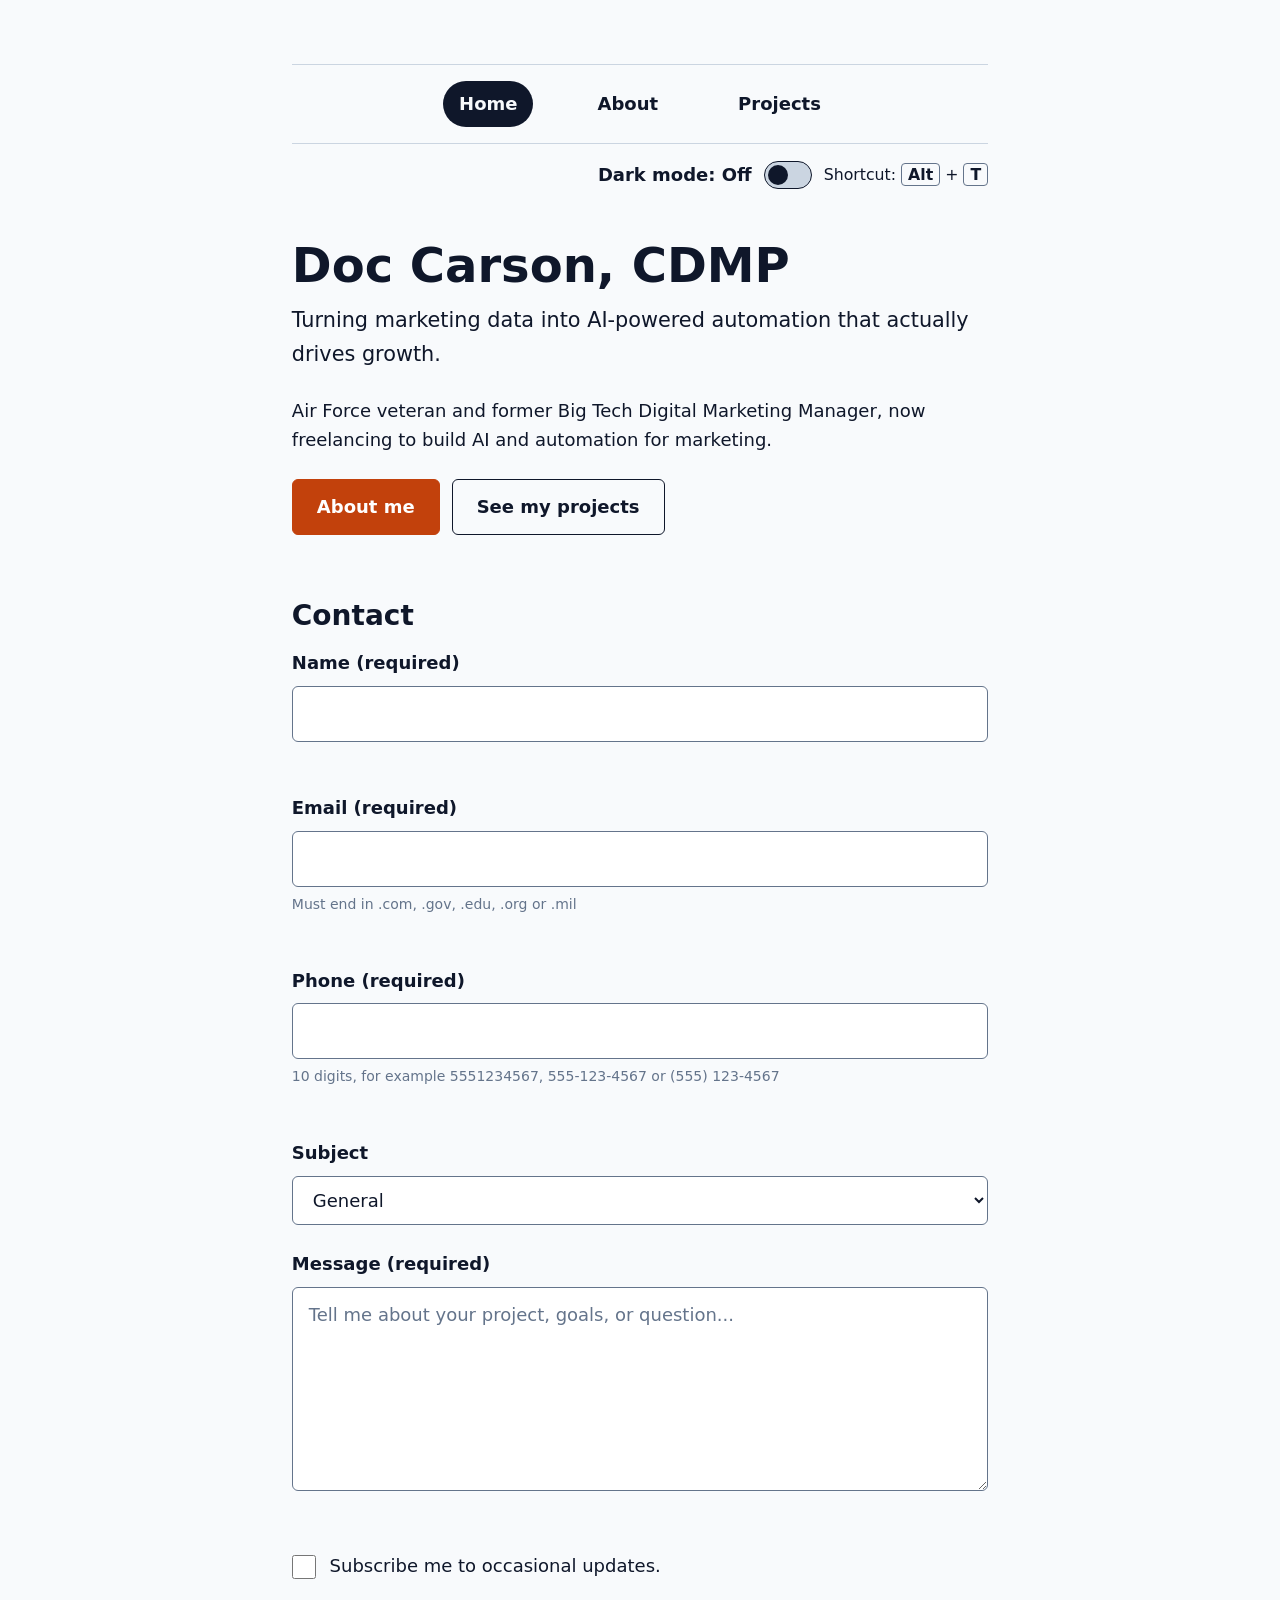
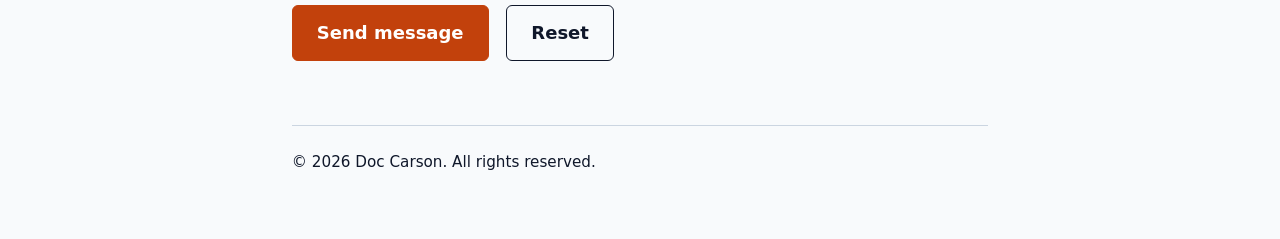
<file: pro_profile/index.html>
<!DOCTYPE html>
<html lang="en">
<head>
  <meta charset="UTF-8">
  <meta name="viewport" content="width=device-width, initial-scale=1.0">
  <title>Doc Carson, CDMP | Freelance AI Entrepreneur</title>
  <link rel="stylesheet" href="styles.css">
</head>
<body>
  <a class="skip-link" href="#main">Skip to main content</a>

  <header>
    <!-- Same nav on every page; aria-current="page" marks (and highlights) this page's link -->
    <nav aria-label="Main">
      <input type="checkbox" id="menu-toggle" class="menu-toggle">
      <label for="menu-toggle" class="menu-button">
        <svg class="menu-icon" viewBox="0 0 24 16" width="24" height="16" aria-hidden="true" focusable="false">
          <line x1="0" y1="1" x2="24" y2="1"/>
          <line x1="0" y1="8" x2="24" y2="8"/>
          <line x1="0" y1="15" x2="24" y2="15"/>
        </svg>
        Menu
      </label>
      <ul>
        <li><a href="index.html" aria-current="page">Home</a></li>
        <li><a href="about.html">About</a></li>
        <li><a href="projects.html">Projects</a></li>
      </ul>
    </nav>

    <p class="theme-switch">
      <label for="theme-toggle">Dark mode:</label>
      <input type="checkbox" id="theme-toggle" class="theme-toggle" role="switch" aria-keyshortcuts="Alt+T" aria-describedby="theme-shortcut">
      <small id="theme-shortcut">Shortcut: <kbd>Alt</kbd> + <kbd>T</kbd></small>
      <!-- Loaded here, right after the switch, so dark mode applies before the page shows -->
      <script src="scripts.js"></script>
    </p>
  </header>

  <main id="main">
    <section class="hero" aria-labelledby="page-title">
      <h1 id="page-title">Doc Carson, CDMP</h1>
      <p class="tagline">Turning marketing data into AI-powered automation that actually drives growth.</p>
      <p>Air Force veteran and former Big Tech Digital Marketing Manager, now freelancing to build AI and automation for marketing.</p>
      <p class="hero-links">
        <a class="button-link" href="about.html">About me</a>
        <a class="button-link button-link--secondary" href="projects.html">See my projects</a>
      </p>
    </section>

    <section id="contact">
      <h2>Contact</h2>
      <!-- novalidate: scripts.js checks each field as you go and shows its own
           messages; the required/type/pattern attributes stay as the rules it reads -->
      <form class="contact-form" id="contact-form" action="#" method="post" novalidate>
        <p class="field">
          <label for="name">Name (required)</label>
          <input type="text" id="name" name="name" autocomplete="name" minlength="2" maxlength="80" pattern="[\p{L}\p{M}' .\-]+" required aria-describedby="name-error">
          <small class="field-error" id="name-error"></small>
        </p>
        <p class="field">
          <label for="email">Email (required)</label>
          <input type="email" id="email" name="email" autocomplete="email" maxlength="120" required aria-describedby="email-hint email-error">
          <small class="field-hint" id="email-hint">Must end in .com, .gov, .edu, .org or .mil</small>
          <small class="field-error" id="email-error"></small>
        </p>
        <p class="field">
          <label for="phone">Phone (required)</label>
          <input type="tel" id="phone" name="phone" autocomplete="tel" inputmode="tel" maxlength="16" pattern="(\(\d{3}\)|\d{3})[\-\s]?\d{3}[\-\s]?\d{4}" required aria-describedby="phone-hint phone-error">
          <small class="field-hint" id="phone-hint">10 digits, for example 5551234567, 555-123-4567 or (555) 123-4567</small>
          <small class="field-error" id="phone-error"></small>
        </p>
        <p class="field">
          <label for="subject">Subject</label>
          <select id="subject" name="subject">
            <option value="general">General</option>
            <option value="project-inquiry">Project inquiry</option>
            <option value="other">Other</option>
          </select>
        </p>
        <p class="field">
          <label for="message">Message (required)</label>
          <textarea id="message" name="message" rows="6" placeholder="Tell me about your project, goals, or question..." required aria-describedby="message-error"></textarea>
          <small class="field-error" id="message-error"></small>
        </p>
        <p>
          <input type="checkbox" id="subscribe" name="subscribe" value="yes">
          <label for="subscribe">Subscribe me to occasional updates.</label>
        </p>
        <p hidden>
          <label for="website">Leave this field empty</label>
          <input type="text" id="website" name="website" tabindex="-1" autocomplete="off">
        </p>
        <p>
          <button type="submit">Send message</button>
          <button type="reset">Reset</button>
        </p>
        <p class="form-status" id="contact-status" role="status"></p>
      </form>
    </section>
  </main>

  <footer>
    <p>&copy; 2026 Doc Carson. All rights reserved.</p>
  </footer>
</body>
</html>
</file>
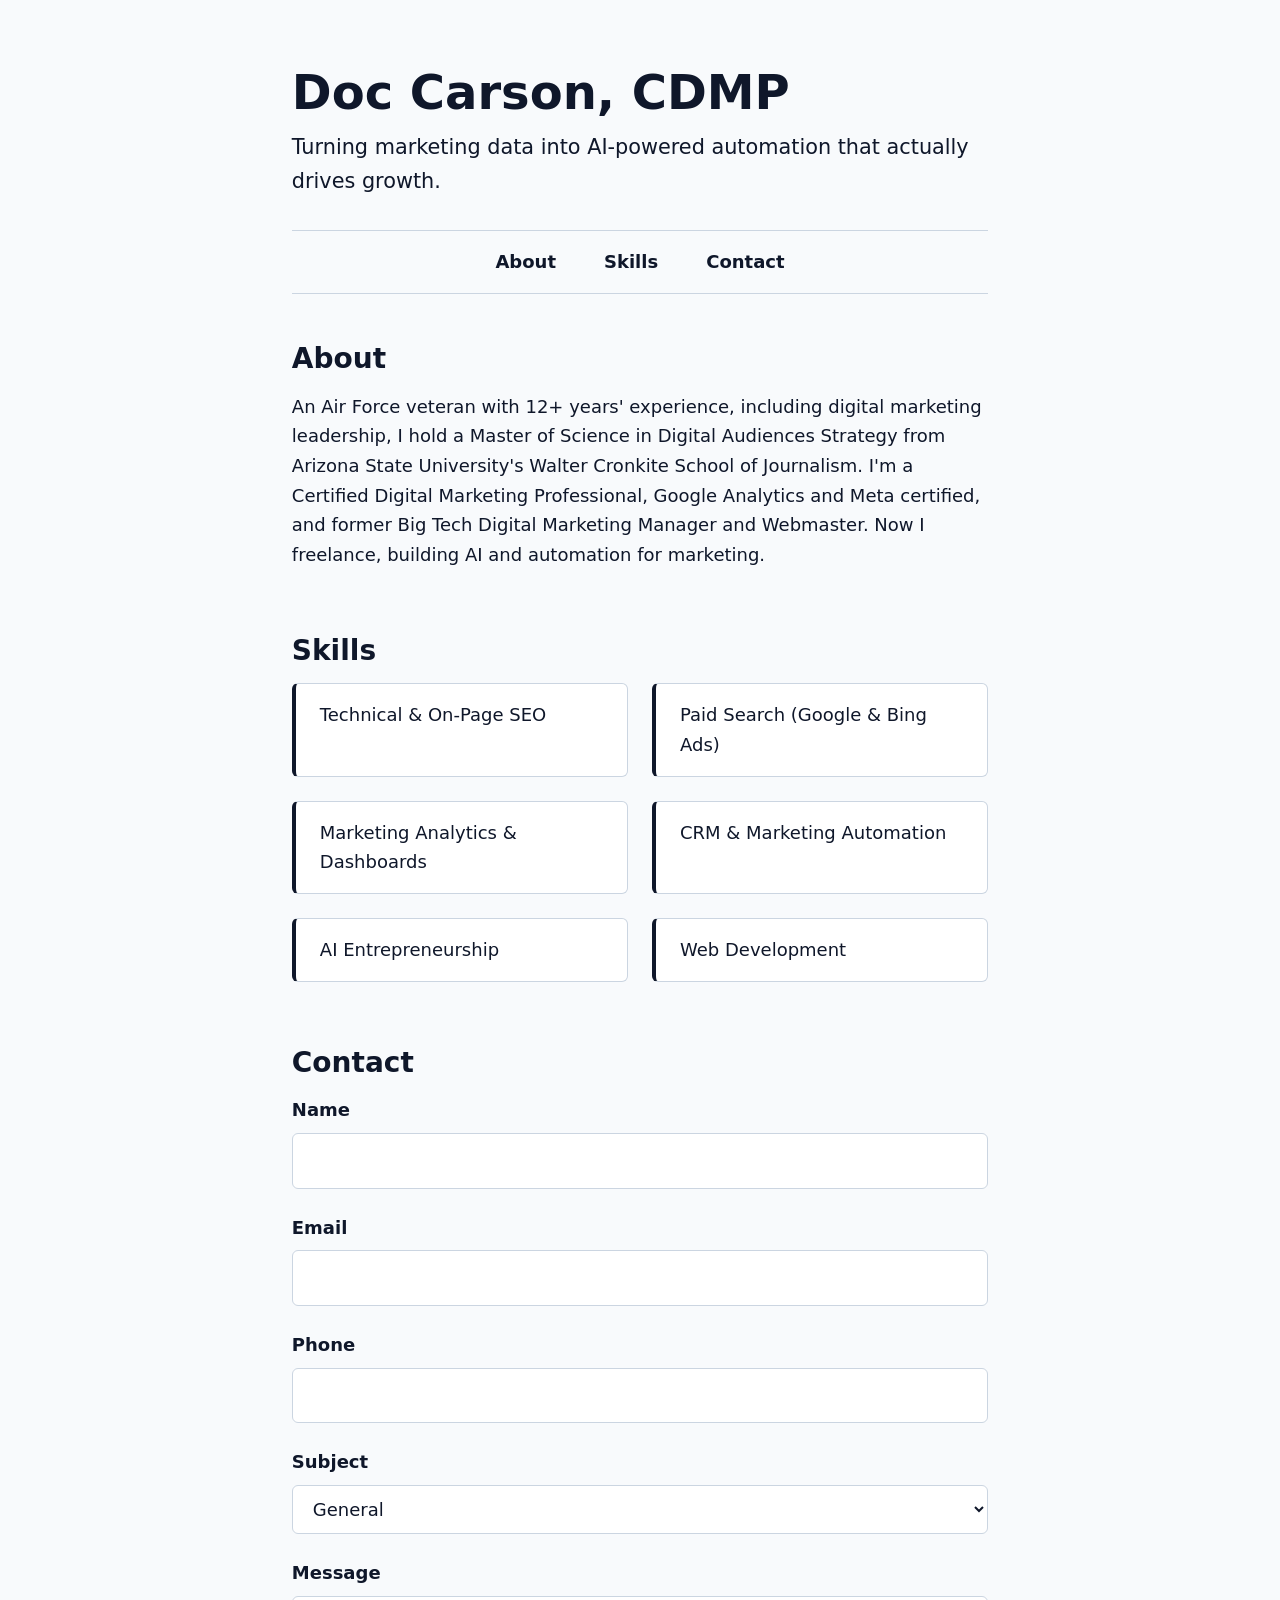
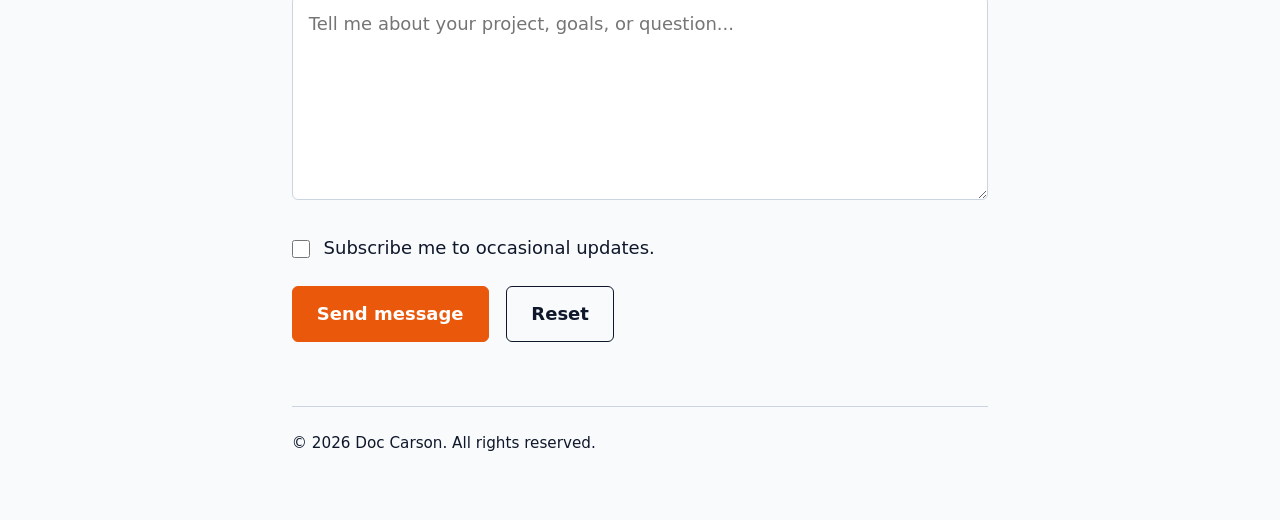
<file: week_4_day_1_afternoon/index.html>
<!DOCTYPE html>
<html lang="en">
<head>
  <meta charset="UTF-8">
  <meta name="viewport" content="width=device-width, initial-scale=1.0">
  <title>Doc Carson, CDMP | Freelance AI Entrepreneur</title>
  <link rel="stylesheet" href="styles.css">
</head>
<body>
  <header>
    <h1>Doc Carson, CDMP</h1>
    <p>Turning marketing data into AI-powered automation that actually drives growth.</p>
  </header>

  <nav>
    <input type="checkbox" id="menu-toggle" class="menu-toggle">
    <label for="menu-toggle" class="menu-button">
      <span class="menu-icon" aria-hidden="true">
        <span></span>
        <span></span>
        <span></span>
      </span>
      Menu
    </label>
    <ul>
      <li><a href="#about">About</a></li>
      <li><a href="#skills">Skills</a></li>
      <li><a href="#contact">Contact</a></li>
    </ul>
  </nav>

  <main>
    <section id="about">
      <h2>About</h2>
      <p>An Air Force veteran with 12+ years' experience, including digital marketing leadership, I hold a Master of Science in Digital Audiences Strategy from Arizona State University's Walter Cronkite School of Journalism. I'm a Certified Digital Marketing Professional, Google Analytics and Meta certified, and former Big Tech Digital Marketing Manager and Webmaster. Now I freelance, building AI and automation for marketing.</p>
    </section>

    <section id="skills">
      <h2>Skills</h2>
      <ul>
        <li>Technical &amp; On-Page SEO</li>
        <li>Paid Search (Google &amp; Bing Ads)</li>
        <li>Marketing Analytics &amp; Dashboards</li>
        <li>CRM &amp; Marketing Automation</li>
        <li>AI Entrepreneurship</li>
        <li>Web Development</li>
      </ul>
    </section>

    <section id="contact">
      <h2>Contact</h2>
      <form action="#" method="post">
        <p>
          <label for="name">Name</label>
          <input type="text" id="name" name="name" autocomplete="name" pattern="[A-Za-z ]+" title="Letters and spaces only" required>
        </p>
        <p>
          <label for="email">Email</label>
          <input type="email" id="email" name="email" autocomplete="email" required>
        </p>
        <p>
          <label for="phone">Phone</label>
          <input type="tel" id="phone" name="phone" autocomplete="tel" required>
        </p>
        <p>
          <label for="subject">Subject</label>
          <select id="subject" name="subject">
            <option value="general">General</option>
            <option value="project-inquiry">Project inquiry</option>
            <option value="other">Other</option>
          </select>
        </p>
        <p>
          <label for="message">Message</label>
          <textarea id="message" name="message" rows="6" placeholder="Tell me about your project, goals, or question..." required></textarea>
        </p>
        <p>
          <input type="checkbox" id="subscribe" name="subscribe" value="yes">
          <label for="subscribe">Subscribe me to occasional updates.</label>
        </p>
        <p hidden>
          <label for="website">Leave this field empty</label>
          <input type="text" id="website" name="website" tabindex="-1" autocomplete="off">
        </p>
        <p>
          <button type="submit">Send message</button>
          <button type="reset">Reset</button>
        </p>
      </form>
    </section>
  </main>

  <footer>
    <p>&copy; 2026 Doc Carson. All rights reserved.</p>
  </footer>
</body>
</html>
</file>
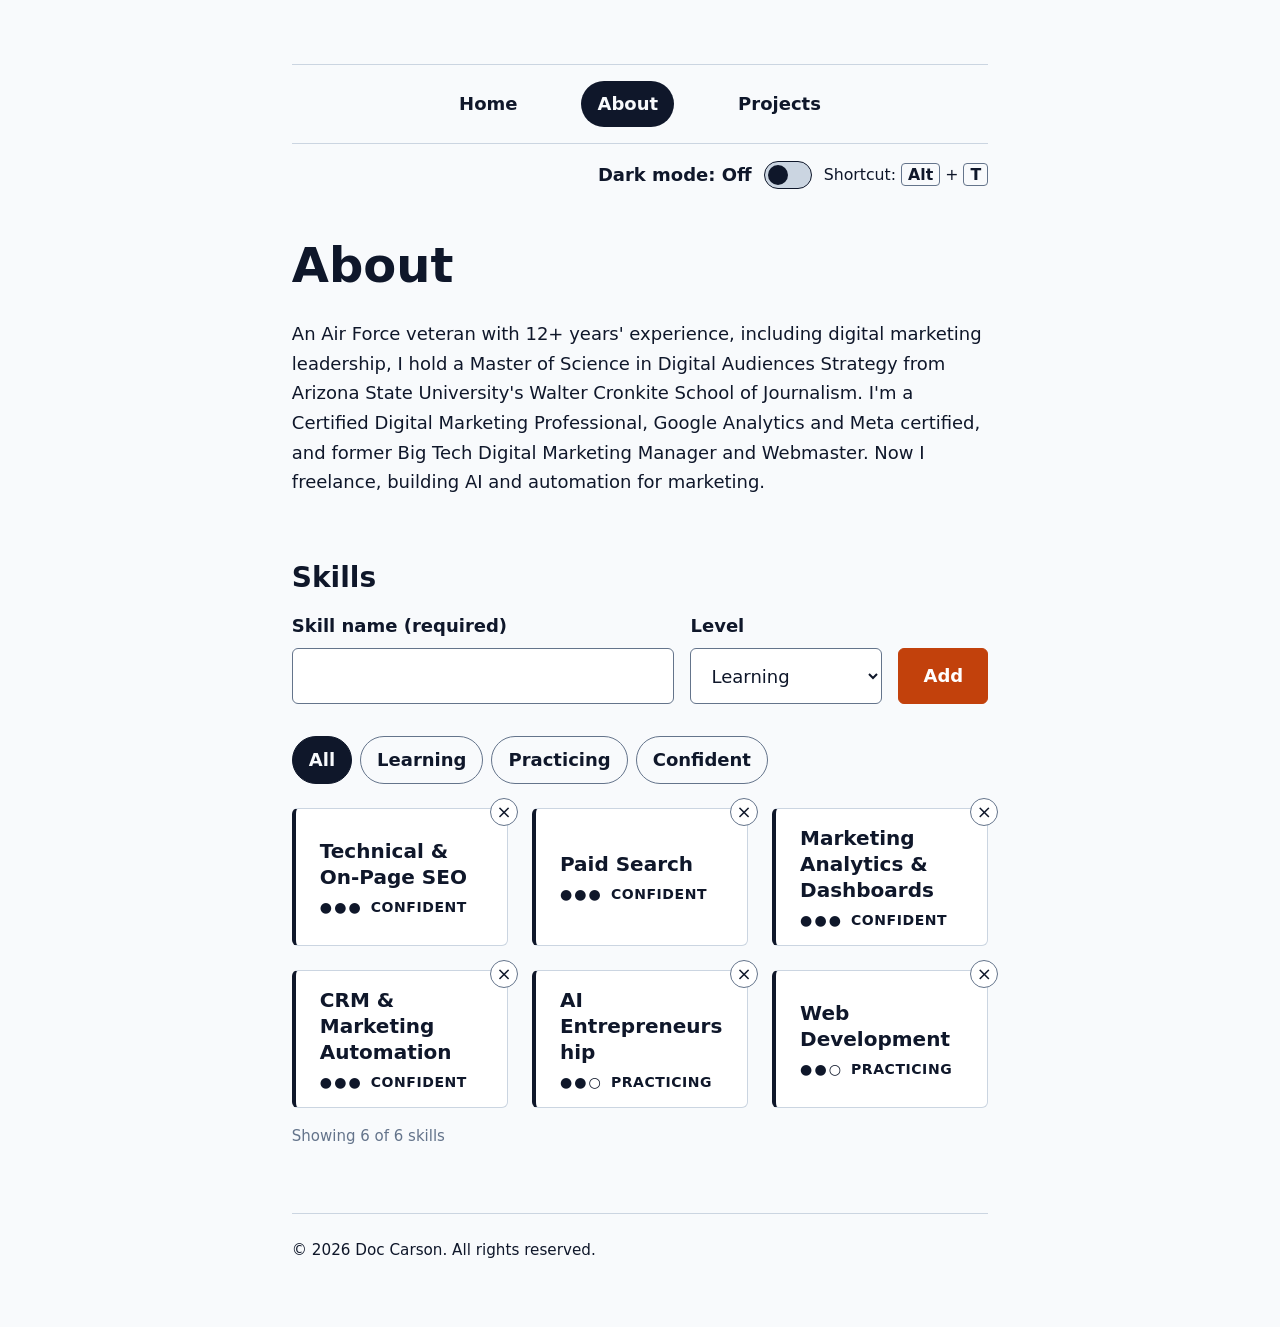
<file: pro_profile/about.html>
<!DOCTYPE html>
<html lang="en">
<head>
  <meta charset="UTF-8">
  <meta name="viewport" content="width=device-width, initial-scale=1.0">
  <title>About | Doc Carson, CDMP</title>
  <link rel="stylesheet" href="styles.css">
</head>
<body>
  <a class="skip-link" href="#main">Skip to main content</a>

  <header>
    <!-- Same nav on every page; aria-current="page" marks (and highlights) this page's link -->
    <nav aria-label="Main">
      <input type="checkbox" id="menu-toggle" class="menu-toggle">
      <label for="menu-toggle" class="menu-button">
        <svg class="menu-icon" viewBox="0 0 24 16" width="24" height="16" aria-hidden="true" focusable="false">
          <line x1="0" y1="1" x2="24" y2="1"/>
          <line x1="0" y1="8" x2="24" y2="8"/>
          <line x1="0" y1="15" x2="24" y2="15"/>
        </svg>
        Menu
      </label>
      <ul>
        <li><a href="index.html">Home</a></li>
        <li><a href="about.html" aria-current="page">About</a></li>
        <li><a href="projects.html">Projects</a></li>
      </ul>
    </nav>

    <p class="theme-switch">
      <label for="theme-toggle">Dark mode:</label>
      <input type="checkbox" id="theme-toggle" class="theme-toggle" role="switch" aria-keyshortcuts="Alt+T" aria-describedby="theme-shortcut">
      <small id="theme-shortcut">Shortcut: <kbd>Alt</kbd> + <kbd>T</kbd></small>
      <!-- Loaded here, right after the switch, so dark mode applies before the page shows -->
      <script src="scripts.js"></script>
    </p>
  </header>

  <main id="main">
    <h1>About</h1>
    <section id="about" aria-label="Bio">
      <p>An Air Force veteran with 12+ years' experience, including digital marketing leadership, I hold a Master of Science in Digital Audiences Strategy from Arizona State University's Walter Cronkite School of Journalism. I'm a Certified Digital Marketing Professional, Google Analytics and Meta certified, and former Big Tech Digital Marketing Manager and Webmaster. Now I freelance, building AI and automation for marketing.</p>
    </section>

    <section id="skills">
      <h2>Skills</h2>
      <form class="skill-form" id="skill-form">
        <p>
          <label for="skill-name">Skill name (required)</label>
          <input type="text" id="skill-name" name="name" maxlength="60" autocomplete="off" required>
        </p>
        <p>
          <label for="skill-level">Level</label>
          <select id="skill-level" name="level">
            <option value="learning">Learning</option>
            <option value="practicing">Practicing</option>
            <option value="confident">Confident</option>
          </select>
        </p>
        <p>
          <button type="submit">Add</button>
        </p>
      </form>
      <!-- Filter buttons: show all skills, or only one level -->
      <p class="skill-filters" id="skill-filters" role="group" aria-label="Filter skills by level">
        <button type="button" data-filter="all" aria-pressed="true">All</button>
        <button type="button" data-filter="learning" aria-pressed="false">Learning</button>
        <button type="button" data-filter="practicing" aria-pressed="false">Practicing</button>
        <button type="button" data-filter="confident" aria-pressed="false">Confident</button>
      </p>
      <!-- Cards are drawn here by scripts.js from its skills array -->
      <ul class="skill-list" id="skill-list"></ul>
      <p id="skill-empty" hidden>No skills yet. Add one above.</p>
      <p class="skill-count" id="skill-count"></p>
      <p class="visually-hidden" id="skill-status" role="status"></p>
    </section>
  </main>

  <footer>
    <p>&copy; 2026 Doc Carson. All rights reserved.</p>
  </footer>
</body>
</html>
</file>
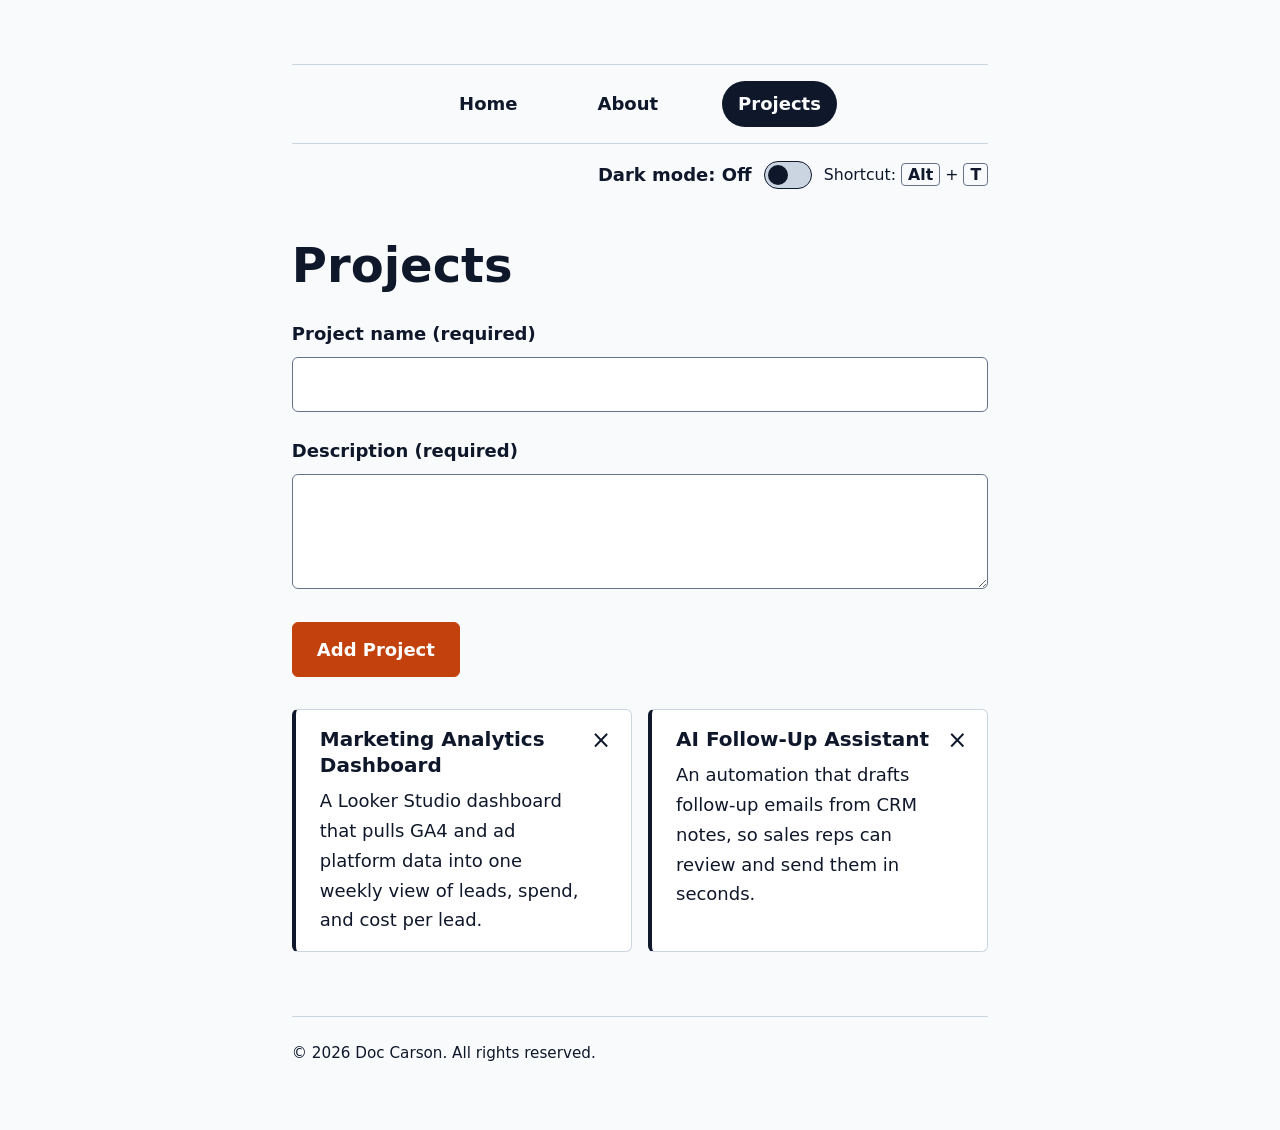
<file: pro_profile/projects.html>
<!DOCTYPE html>
<html lang="en">
<head>
  <meta charset="UTF-8">
  <meta name="viewport" content="width=device-width, initial-scale=1.0">
  <title>Projects | Doc Carson, CDMP</title>
  <link rel="stylesheet" href="styles.css">
</head>
<body>
  <a class="skip-link" href="#main">Skip to main content</a>

  <header>
    <!-- Same nav on every page; aria-current="page" marks (and highlights) this page's link -->
    <nav aria-label="Main">
      <input type="checkbox" id="menu-toggle" class="menu-toggle">
      <label for="menu-toggle" class="menu-button">
        <svg class="menu-icon" viewBox="0 0 24 16" width="24" height="16" aria-hidden="true" focusable="false">
          <line x1="0" y1="1" x2="24" y2="1"/>
          <line x1="0" y1="8" x2="24" y2="8"/>
          <line x1="0" y1="15" x2="24" y2="15"/>
        </svg>
        Menu
      </label>
      <ul>
        <li><a href="index.html">Home</a></li>
        <li><a href="about.html">About</a></li>
        <li><a href="projects.html" aria-current="page">Projects</a></li>
      </ul>
    </nav>

    <p class="theme-switch">
      <label for="theme-toggle">Dark mode:</label>
      <input type="checkbox" id="theme-toggle" class="theme-toggle" role="switch" aria-keyshortcuts="Alt+T" aria-describedby="theme-shortcut">
      <small id="theme-shortcut">Shortcut: <kbd>Alt</kbd> + <kbd>T</kbd></small>
      <!-- Loaded here, right after the switch, so dark mode applies before the page shows -->
      <script src="scripts.js"></script>
    </p>
  </header>

  <main id="main">
    <h1>Projects</h1>
    <section id="projects" aria-label="Projects">
      <form class="project-form" id="project-form">
        <p>
          <label for="project-name">Project name (required)</label>
          <input type="text" id="project-name" name="name" maxlength="80" autocomplete="off" required>
        </p>
        <p>
          <label for="project-description">Description (required)</label>
          <textarea id="project-description" name="description" rows="3" maxlength="300" required></textarea>
        </p>
        <p>
          <button type="submit">Add Project</button>
        </p>
      </form>
      <!-- Cards are drawn here by scripts.js from its projects array -->
      <ul class="project-list" id="project-list"></ul>
      <p id="project-empty" hidden>No projects yet. Add one above.</p>
      <p class="visually-hidden" id="project-status" role="status"></p>
    </section>
  </main>

  <footer>
    <p>&copy; 2026 Doc Carson. All rights reserved.</p>
  </footer>
</body>
</html>
</file>
<file: pro_profile/styles.css>
/* ==========================================================================
   Color palette (60-30-10 rule)
   ========================================================================== */
:root {
  /* 60%: canvas and surfaces */
  --color-bg: #f8fafc;            /* slate off-white page background */
  --color-surface: #ffffff;       /* inputs and skill cards */

  /* 30%: structure and typography */
  --color-text: #0f172a;          /* deep slate: headings, body, nav, labels */
  --color-border: #cbd5e1;        /* slate tint: decorative dividers */
  --color-muted: #64748b;         /* form field borders and placeholder text:
                                     4.7:1 on white, above the 3:1 needed for
                                     field outlines and 4.5:1 for text */

  /* 10%: accent, used on the submit button and active skill cards */
  --color-action: #ea580c;        /* vivid orange: skill cards. White on it is
                                     3.6:1, so only for large bold text */
  --color-action-strong: #c2410c; /* darker orange: submit button. White on it
                                     is 5.2:1, enough for normal-size text */
  --color-action-strong-hover: #9a3412;
  --color-on-action: #ffffff;     /* text on orange */

  /* Form feedback */
  --color-error: #b91c1c;         /* red: 6.0:1 on the page background */
  --color-success: #15803d;       /* green: 4.8:1 on the page background */

  /* Spacing scale: every margin, padding and gap uses one of these */
  --space-xs: 0.5rem;
  --space-sm: 0.75rem;
  --space-md: 1rem;
  --space-lg: 1.5rem;
  --space-xl: 2rem;
  --space-2xl: 3rem;
  --space-3xl: 4rem;

  color-scheme: light;
}

/* Dark mode: when the theme switch is on, swap the palette tokens.
   Every rule below reads these tokens, so the whole page follows. */
:root:has(#theme-toggle:checked) {
  color-scheme: dark;
  --color-bg: #0f172a;            /* deep slate page background */
  --color-surface: #1e293b;       /* inputs and skill cards */
  --color-text: #f1f5f9;          /* near-white text */
  --color-border: #475569;        /* mid slate decorative dividers */
  --color-muted: #94a3b8;         /* field borders and placeholders: 5.7:1 on
                                     the dark surface */
  --color-error: #fca5a5;         /* light red: 9.6:1 on the dark background */
  --color-success: #86efac;       /* light green: 12:1 on the dark background */
}

/* ==========================================================================
   Base and reset
   ========================================================================== */
*,
*::before,
*::after {
  box-sizing: border-box;
}

/* Keep the honeypot hidden even when other rules set display on its <p> */
[hidden] {
  display: none !important;
}

/* Skip link: hidden until a keyboard user tabs to it, then shown at the
   top left. Lets them jump past the header and menu to the content. */
.skip-link {
  position: absolute;
  top: var(--space-xs);
  left: var(--space-xs);
  z-index: 100;
  padding: var(--space-xs) var(--space-md);
  border-radius: 0.375rem;
  background-color: var(--color-text);
  color: var(--color-bg);
  font-weight: 600;
  transform: translateY(-200%);
}

.skip-link:focus {
  outline: 3px solid var(--color-action-strong);
  outline-offset: 2px;
  transform: none;
}

/* Reduced motion: anything that slides, fades or changes color does it
   instantly (tooltips, the dark mode knob, the menu icon, card colors) */
@media (prefers-reduced-motion: reduce) {
  *,
  *::before,
  *::after {
    animation: none !important;
    transition: none !important;
  }
}

/* ==========================================================================
   Page layout and typography
   ========================================================================== */
/* Mobile first: phones use the full screen width with slimmer padding */
body {
  max-width: none;
  margin: 0 auto;
  padding: var(--space-xl) var(--space-md);
  background-color: var(--color-bg);
  color: var(--color-text);
  font-family: system-ui, -apple-system, "Segoe UI", Roboto, "Helvetica Neue", Arial, sans-serif;
  /* Fluid type: scales smoothly from phone to desktop, no breakpoints */
  font-size: clamp(1rem, 0.95rem + 0.25vw, 1.125rem);
  line-height: 1.65;
}

h1,
h2 {
  color: var(--color-text);
  line-height: 1.2;
}

h2 {
  margin: 0 0 var(--space-md);
  font-size: clamp(1.375rem, 1.2rem + 0.75vw, 1.75rem);
}

p {
  margin: 0 0 var(--space-md);
}

/* ==========================================================================
   Dark mode switch (top right)
   The checkbox holds on/off, and :has() on :root swaps the palette above.
   scripts.js only saves the choice so it survives a refresh and carries
   over to the other pages.
   ========================================================================== */
.theme-switch {
  display: flex;
  justify-content: flex-end;
  align-items: center;
  gap: var(--space-sm);
  flex-wrap: wrap;                /* never wider than a 320px screen */
  margin: 0;
}

/* "Shortcut: Alt + T" hint next to the switch */
.theme-switch small {
  font-size: 0.875em;
}

kbd {
  padding: 0.0625rem 0.375rem;
  border: 1px solid var(--color-muted);
  border-radius: 0.25rem;
  font: inherit;
  font-weight: 600;
}

/* Touch-only devices have no keyboard to use the shortcut with */
@media (hover: none) and (pointer: coarse) {
  .theme-switch small {
    display: none;
  }
}

.theme-switch label {
  display: inline;
  margin: 0;
  cursor: pointer;
}

/* The current state is written after the label by CSS. The "/ ''" part
   hides it from screen readers, which already announce the switch's
   on/off state. */
.theme-switch label::after {
  content: " Off";
  content: " Off" / "";
}

:root:has(#theme-toggle:checked) .theme-switch label::after {
  content: " On";
  content: " On" / "";
}

/* The track */
.theme-toggle {
  appearance: none;
  position: relative;
  flex-shrink: 0;
  width: 3rem;
  height: 1.75rem;
  margin: 0;
  border: 1px solid var(--color-text);
  border-radius: 999px;
  background-color: var(--color-border);
  cursor: pointer;
  transition: background-color 0.2s ease;
}

/* The sliding knob */
.theme-toggle::before {
  content: "";
  position: absolute;
  top: calc(50% - 0.625rem);
  left: 0.1875rem;
  width: 1.25rem;
  height: 1.25rem;
  border-radius: 50%;
  background-color: var(--color-text);
  transition: transform 0.2s ease, background-color 0.2s ease;
}

.theme-toggle:checked {
  background-color: var(--color-text);
}

.theme-toggle:checked::before {
  background-color: var(--color-bg);
  transform: translateX(calc(1.375rem - 2px));
}

/* Forced-color modes would blank out the track and knob; use the
   user's own system colors instead so the switch stays visible */
@media (forced-colors: active) {
  .theme-toggle,
  .theme-toggle::before {
    forced-color-adjust: none;
  }

  .theme-toggle {
    border-color: CanvasText;
    background-color: Canvas;
  }

  .theme-toggle::before {
    background-color: CanvasText;
  }

  .theme-toggle:checked {
    background-color: Highlight;
  }

  .theme-toggle:checked::before {
    background-color: HighlightText;
  }

  .menu-icon line {
    stroke: CanvasText;
  }

  /* Background colors are dropped here, so outline the current page link */
  nav a[aria-current="page"] {
    outline: 2px solid CanvasText;
  }
}

/* ==========================================================================
   Header (nav bar + dark mode switch, the same on every page)
   and page titles
   ========================================================================== */
header {
  margin-bottom: var(--space-2xl);
}

/* Each page has one <h1>: the name on the homepage, the page name elsewhere */
h1 {
  margin: 0 0 var(--space-lg);
  font-size: clamp(2rem, 1.5rem + 2.5vw, 3rem);
}

.hero h1 {
  margin-bottom: var(--space-xs);
}

/* Homepage tagline under the name */
.tagline {
  margin: 0 0 var(--space-lg);
  font-size: clamp(1.0625rem, 1rem + 0.5vw, 1.3rem);
}

/* Homepage links to the other pages, styled as buttons */
.hero-links {
  display: flex;
  flex-wrap: wrap;
  gap: var(--space-sm);
  margin: var(--space-lg) 0 0;
}

.button-link {
  display: inline-block;
  padding: var(--space-sm) var(--space-lg);
  border: 1px solid var(--color-action-strong);
  border-radius: 0.375rem;
  background-color: var(--color-action-strong);
  color: var(--color-on-action);
  font-weight: 600;
  text-decoration: none;
}

.button-link:hover {
  border-color: var(--color-action-strong-hover);
  background-color: var(--color-action-strong-hover);
}

/* Secondary: outlined, like the Reset button */
.button-link--secondary {
  border-color: var(--color-text);
  background-color: transparent;
  color: var(--color-text);
}

.button-link--secondary:hover {
  border-color: var(--color-text);
  background-color: var(--color-surface);
}

.button-link:focus-visible {
  outline: 3px solid var(--color-text);
  outline-offset: 3px;
}

/* ==========================================================================
   Navigation (flexbox)
   ========================================================================== */
nav {
  margin-bottom: var(--space-md);
  padding: var(--space-md) 0;
  border-top: 1px solid var(--color-border);
  border-bottom: 1px solid var(--color-border);
}

/* --- Burger menu (phones only) ---------------------------------------
   A CSS-only toggle: the hidden checkbox remembers open/closed, and the
   label is the visible burger button. No JavaScript needed. */
.menu-toggle {
  position: absolute;
  width: 1px;
  height: 1px;
  opacity: 0;
}

nav .menu-button {
  display: flex;
  align-items: center;
  justify-content: center;
  gap: var(--space-sm);
  margin: 0;
  padding: var(--space-xs) 0;
  font-weight: 600;
  cursor: pointer;
}

/* Keyboard users see a focus ring on the burger button */
.menu-toggle:focus-visible + .menu-button {
  outline: 2px solid var(--color-text);
  outline-offset: 4px;
}

/* Three lines drawn as an inline SVG */
.menu-icon {
  display: block;
  width: 1.5rem;
  height: 1rem;
  overflow: visible;
}

.menu-icon line {
  stroke: var(--color-text);
  stroke-width: 2;
  stroke-linecap: round;
  transform-box: fill-box;
  transform-origin: center;
  transition: transform 0.2s ease, opacity 0.2s ease;
}

/* Open state: the three lines turn into an X */
.menu-toggle:checked + .menu-button .menu-icon line:nth-child(1) {
  transform: translateY(7px) rotate(45deg);
}

.menu-toggle:checked + .menu-button .menu-icon line:nth-child(2) {
  opacity: 0;
}

.menu-toggle:checked + .menu-button .menu-icon line:nth-child(3) {
  transform: translateY(-7px) rotate(-45deg);
}

/* Mobile first: links are collapsed until the burger is opened,
   then stack vertically, one per line */
nav ul {
  display: none;
  flex-direction: column;
  align-items: center;
  gap: var(--space-sm);
  margin: 0;
  padding: var(--space-md) 0 0;
  list-style: none;
}

.menu-toggle:checked ~ ul {
  display: flex;
}

nav a {
  display: inline-block;
  padding: var(--space-xs) var(--space-md);
  border-radius: 999px;
  color: var(--color-text);
  font-weight: 600;
  text-decoration: none;
}

/* The current page's link: filled in with inverted colors (each page sets
   aria-current="page" on its own link, which also tells screen readers) */
nav a[aria-current="page"] {
  background-color: var(--color-text);
  color: var(--color-bg);
}

nav a:hover {
  text-decoration: underline;
}

nav a:focus-visible {
  outline: 2px solid var(--color-text);
  outline-offset: 4px;
}

/* ==========================================================================
   Main content sections
   ========================================================================== */
main section {
  margin-bottom: var(--space-2xl);
}

/* ==========================================================================
   Skills (grid of interactive cards with tooltips)
   scripts.js draws the cards from its skills array. Each card is a
   <button>; its tooltip is the <aside> right after it.
   ========================================================================== */
/* Add-a-skill form: stacked on phones, one row from 768px up.
   Fields and the button reuse the contact form styles below. */
.skill-form {
  display: grid;
  gap: var(--space-md);
  margin-bottom: var(--space-xl);
}

.skill-form p {
  display: flex;
  flex-direction: column;
  justify-content: flex-end; /* Add button sits on the same baseline as the fields */
  margin: 0;
}

/* The dropdown is a little shorter than the text box; stretch it so both
   labels line up on the one-row layout */
.skill-form select {
  flex: 1;
}

.skill-form button {
  margin: 0;
}

/* Filter buttons: a row of toggle buttons; the active one is filled in */
.skill-filters {
  display: flex;
  flex-wrap: wrap;
  gap: var(--space-xs);
  margin: 0 0 var(--space-lg);
}

.skill-filters button {
  margin: 0;
  padding: var(--space-xs) var(--space-md);
  border-color: var(--color-muted);
  border-radius: 999px;
  background-color: transparent;
  color: var(--color-text);
}

.skill-filters button:hover {
  border-color: var(--color-text);
  background-color: var(--color-surface);
}

/* Active filter: inverted colors, so it stands out in light and dark mode */
.skill-filters button[aria-pressed="true"] {
  border-color: var(--color-text);
  background-color: var(--color-text);
  color: var(--color-bg);
}

/* "Showing 3 of 7 skills" under the list */
.skill-count {
  margin: var(--space-md) 0 0;
  color: var(--color-muted);
  font-size: 0.9375rem;
}

/* Forced-color modes drop background colors; outline the active filter */
@media (forced-colors: active) {
  .skill-filters button[aria-pressed="true"] {
    outline: 3px solid Highlight;
    outline-offset: 2px;
  }
}

.skill-list {
  display: grid;
  /* Mobile first: one column on phones. minmax(0, …) stops a long typed
     word from stretching the column past the screen; it wraps instead. */
  grid-template-columns: minmax(0, 1fr);
  gap: var(--space-md);
  margin: 0;
  padding: 0;
  list-style: none;
}

/* Each tooltip is positioned against its own card */
#skills li {
  position: relative;
}

.skill-card {
  width: 100%;
  height: 100%;
  margin: 0;
  /* Slimmer right padding so "Entrepreneurship" fits on one line in the
     three-column layout instead of being wrapped */
  padding: var(--space-md) var(--space-md) var(--space-md) var(--space-lg);
  border: 1px solid var(--color-border);
  border-left: 4px solid var(--color-text);
  border-radius: 0.375rem;
  background-color: var(--color-surface);
  color: var(--color-text);
  /* Always 1.25rem bold, so white text on orange stays readable
     and the card doesn't change size when it turns orange */
  font-size: 1.25rem;
  font-weight: 700;
  line-height: 1.3;
  text-align: left;
  /* Words too long for the card are hyphenated ("Entrepreneur-ship");
     a typed name with no break point still wraps instead of overflowing */
  hyphens: auto;
  overflow-wrap: break-word;
  transition: background-color 0.2s ease, border-color 0.2s ease, color 0.2s ease;
}

/* Level line under the skill name. A three-dot meter shows the level at a
   glance; the "/ ''" part hides the dots from screen readers, which read
   the word instead. currentColor keeps it readable on the orange state
   and in dark mode. */
.skill-level {
  display: block;
  margin-top: var(--space-xs);
  font-size: 0.875rem;
  font-weight: 600;
  letter-spacing: 0.04em;
  text-transform: uppercase;
}

.skill-level::before {
  margin-right: var(--space-xs);
  letter-spacing: 0.15em;
}

.skill-level[data-level="learning"]::before {
  content: "●○○";
  content: "●○○" / "";
}

.skill-level[data-level="practicing"]::before {
  content: "●●○";
  content: "●●○" / "";
}

.skill-level[data-level="confident"]::before {
  content: "●●●";
  content: "●●●" / "";
}

/* Orange while the card's tooltip is open (all devices) */
.skill-card[aria-expanded="true"] {
  border-color: var(--color-action);
  background-color: var(--color-action);
  color: var(--color-on-action);
}

/* Orange on hover, only on devices with a real mouse. Touch screens
   would otherwise leave a card stuck orange after a tap. */
@media (hover: hover) and (pointer: fine) {
  .skill-card:hover {
    border-color: var(--color-action);
    background-color: var(--color-action);
    color: var(--color-on-action);
  }
}

/* Remove (×) button: a small round badge on the card's top-right corner.
   It sits half outside the card, in the gap between cards, so it takes no
   room from the skill name. 28px is above the 24px minimum target size. */
.skill-remove {
  position: absolute;
  top: -0.625rem;
  right: -0.625rem;
  z-index: 1; /* above the card, below an open tooltip */
  display: grid;
  place-items: center;
  width: 1.75rem;
  height: 1.75rem;
  margin: 0;
  padding: 0;
  border: 1px solid var(--color-muted);
  border-radius: 50%;
  background-color: var(--color-surface);
  color: var(--color-text);
  font-size: 1.125rem;
  font-weight: 400;
  line-height: 1;
}

.skill-remove:hover {
  border-color: var(--color-action-strong);
  background-color: var(--color-action-strong);
  color: var(--color-on-action);
}

/* The tooltip: opens above its card, colors inverted from the page.
   --shift is set by scripts.js to nudge it back on screen near an edge. */
.skill-tooltip {
  --shift: 0px;
  position: absolute;
  bottom: calc(100% + var(--space-sm));
  left: 50%;
  z-index: 10;
  width: min(20rem, calc(100vw - 2 * var(--space-md)));
  /* Right padding leaves room for the 44px close button */
  padding: var(--space-md) 2.75rem var(--space-md) var(--space-md);
  border-radius: 0.5rem;
  background-color: var(--color-text);
  color: var(--color-bg);
  box-shadow: 0 0.5rem 1.5rem rgb(15 23 42 / 0.25);
  transform: translateX(calc(-50% + var(--shift)));
  animation: tooltip-in 0.15s ease-out;
}

.skill-tooltip p {
  margin: 0;
}

/* Small arrow pointing down at the card */
.skill-tooltip::after {
  content: "";
  position: absolute;
  top: 100%;
  left: calc(50% - var(--shift) - 0.5rem);
  border: 0.5rem solid transparent;
  border-top-color: var(--color-text);
}

/* Not enough room above the card: scripts.js flips it below */
.skill-tooltip.is-below {
  top: calc(100% + var(--space-sm));
  bottom: auto;
}

.skill-tooltip.is-below::after {
  top: auto;
  bottom: 100%;
  border-top-color: transparent;
  border-bottom-color: var(--color-text);
}

@keyframes tooltip-in {
  from {
    opacity: 0;
    translate: 0 0.25rem;
  }
}

/* The X: a 44x44px tap target in the tooltip's top-right corner */
.tooltip-close {
  position: absolute;
  top: 0;
  right: 0;
  display: grid;
  place-items: center;
  width: 2.75rem;
  height: 2.75rem;
  margin: 0;
  padding: 0;
  border: 0;
  border-radius: 0.5rem;
  background-color: transparent;
  color: inherit;
  font-size: 1.5rem;
  font-weight: 400;
  line-height: 1;
}

.tooltip-close:hover {
  background-color: color-mix(in srgb, currentColor 15%, transparent);
}

/* The page's usual focus color would vanish against the inverted tooltip */
.tooltip-close:focus-visible {
  outline: 3px solid var(--color-bg);
  outline-offset: -4px;
}

/* Windows High Contrast and other forced-color modes replace page colors
   with the user's own. Without these rules the open card loses its orange,
   the tooltip loses its edges, and its arrow turns into a box. */
@media (forced-colors: active) {
  .skill-card[aria-expanded="true"] {
    outline: 3px solid Highlight;
    outline-offset: 2px;
  }

  .skill-tooltip {
    border: 1px solid CanvasText;
  }

  .skill-tooltip::after {
    display: none;
  }
}

/* ==========================================================================
   Projects (cards drawn by scripts.js)
   The form reuses the contact form's field and button styles below.
   ========================================================================== */
.project-form {
  margin-bottom: var(--space-xl);
}

.project-list {
  display: grid;
  /* Mobile first: one column on phones */
  grid-template-columns: 1fr;
  gap: var(--space-md);
  margin: 0;
  padding: 0;
  list-style: none;
}

.project-card {
  position: relative;
  height: 100%;
  /* Right padding leaves room for the 44px delete button */
  padding: var(--space-md) 3.25rem var(--space-md) var(--space-lg);
  border: 1px solid var(--color-border);
  border-left: 4px solid var(--color-text);
  border-radius: 0.375rem;
  background-color: var(--color-surface);
}

.project-card h3 {
  margin: 0 0 var(--space-xs);
  font-size: 1.25rem;
  line-height: 1.3;
}

/* Long words or URLs typed into the form wrap instead of overflowing */
.project-card h3,
.project-card p {
  overflow-wrap: anywhere;
}

.project-card p {
  margin: 0;
}

/* The ×: a 44x44px target in the card's top-right corner */
.project-delete {
  position: absolute;
  top: var(--space-xs);
  right: var(--space-xs);
  display: grid;
  place-items: center;
  width: 2.75rem;
  height: 2.75rem;
  margin: 0;
  padding: 0;
  border: 0;
  border-radius: 0.375rem;
  background-color: transparent;
  color: var(--color-text);
  font-size: 1.5rem;
  font-weight: 400;
  line-height: 1;
}

.project-delete:hover {
  background-color: color-mix(in srgb, currentColor 12%, transparent);
}

/* Hidden on screen but still read by screen readers ("Added …") */
.visually-hidden {
  position: absolute;
  width: 1px;
  height: 1px;
  overflow: hidden;
  clip-path: inset(50%);
  white-space: nowrap;
}

/* ==========================================================================
   Contact form
   ========================================================================== */
form p {
  margin-bottom: var(--space-lg);
}

label {
  display: block;
  margin-bottom: var(--space-xs);
  font-weight: 600;
}

/* Text fields, dropdown and textarea: full width with comfortable padding */
input:not([type="checkbox"]),
select,
textarea {
  width: 100%;
  padding: var(--space-sm) var(--space-md);
  border: 1px solid var(--color-muted);
  border-radius: 0.375rem;
  background-color: var(--color-surface);
  color: var(--color-text);
  font: inherit;
}

/* Browsers' default placeholder gray is too faint to read */
::placeholder {
  color: var(--color-muted);
  opacity: 1;
}

textarea {
  resize: vertical;
}

/* Clear focus state on every form control */
input:focus,
select:focus,
textarea:focus {
  outline: 3px solid var(--color-text);
  outline-offset: 2px;
  border-color: var(--color-text);
}

/* Contact form feedback (scripts.js fills these in as you type) */
.field-hint,
.field-error {
  display: block;
  margin-top: var(--space-xs);
  font-size: 0.875rem;
  line-height: 1.4;
}

.field-hint {
  color: var(--color-muted);
}

.field-error {
  min-height: 1.4em; /* one line kept even when empty, so a message appearing
                        doesn't push the Send button away mid-click */
  color: var(--color-error);
  font-weight: 600;
}

/* An ✕ before each message, so color isn't the only signal.
   The "/ ''" part keeps screen readers from reading it out. */
.field-error:not(:empty)::before {
  content: "✕ ";
  content: "✕ " / "";
}

.field.is-invalid input,
.field.is-invalid textarea {
  border-color: var(--color-error);
  box-shadow: inset 4px 0 0 var(--color-error);
}

.field.is-valid input,
.field.is-valid textarea {
  border-color: var(--color-success);
}

/* "Please fix 2 fields above." / "Thanks, …!" under the buttons */
.form-status {
  margin: 0;
  font-weight: 600;
}

.form-status.is-error {
  color: var(--color-error);
}

.form-status.is-success {
  color: var(--color-success);
}

/* Checkbox sits on the same line as its label */
form input[type="checkbox"] {
  /* 24px: the minimum comfortable size for something you click or tap */
  width: 1.5rem;
  height: 1.5rem;
  margin: 0 var(--space-xs) 0 0;
  vertical-align: middle;
  accent-color: var(--color-text);
}

form input[type="checkbox"] + label {
  display: inline;
  font-weight: 400;
}

/* ==========================================================================
   Buttons
   ========================================================================== */
button {
  margin-right: var(--space-sm);
  padding: var(--space-sm) var(--space-lg);
  border: 1px solid var(--color-text);
  border-radius: 0.375rem;
  font: inherit;
  font-weight: 600;
  cursor: pointer;
}

/* Primary action: a darker orange than the skill cards, so its
   normal-size white text stays readable */
button[type="submit"] {
  border-color: var(--color-action-strong);
  background-color: var(--color-action-strong);
  color: var(--color-on-action);
}

button[type="submit"]:hover {
  border-color: var(--color-action-strong-hover);
  background-color: var(--color-action-strong-hover);
}

/* Secondary action: outlined in deep slate */
button[type="reset"] {
  background-color: transparent;
  color: var(--color-text);
}

button[type="reset"]:hover {
  background-color: var(--color-surface);
}

button:focus-visible {
  outline: 3px solid var(--color-text);
  outline-offset: 3px;
}

/* ==========================================================================
   Footer
   ========================================================================== */
footer {
  padding-top: var(--space-lg);
  border-top: 1px solid var(--color-border);
  font-size: clamp(0.875rem, 0.85rem + 0.15vw, 0.95rem);
}

footer p {
  margin: 0;
}

/* ==========================================================================
   RESPONSIVE: tablets and desktops (768px and wider)
   Overrides the mobile-first defaults above.
   ========================================================================== */
@media (min-width: 768px) {
  /* Re-center the page with a comfortable reading width */
  body {
    max-width: 65ch;
    padding: var(--space-2xl) var(--space-lg);
  }

  /* Burger is hidden; nav links are always visible, side by side.
     Hide its checkbox too, or keyboard users would Tab onto an
     invisible control. */
  nav .menu-button,
  .menu-toggle {
    display: none;
  }

  nav ul {
    display: flex;
    padding: 0;
    flex-direction: row;
    flex-wrap: wrap;
    justify-content: center;
    gap: var(--space-xl);
  }

  /* Skills and projects in two columns */
  .skill-list,
  .project-list {
    grid-template-columns: repeat(2, minmax(0, 1fr));
  }

  /* Add-a-skill form on one row: name, level, Add */
  .skill-form {
    grid-template-columns: 1fr minmax(9rem, 12rem) auto;
  }
}

/* ==========================================================================
   RESPONSIVE: large tablets and desktops (1024px and wider)
   Builds on the 768px block. Between 768px and 1023px (portrait tablets)
   the 768px layout applies; from 1024px up, the page gets roomier.
   ========================================================================== */
@media (min-width: 1024px) {
  /* More breathing room at the top and bottom of the page */
  body {
    padding-block: var(--space-3xl);
  }

  /* Wider gaps between nav links and between page sections */
  nav ul {
    gap: var(--space-2xl);
  }

  main section {
    margin-bottom: var(--space-3xl);
  }

  /* Skills in three columns, with wider gaps between cards */
  .skill-list {
    grid-template-columns: repeat(3, minmax(0, 1fr));
    gap: var(--space-lg);
  }
}
</file>
<file: week_4_day_1_afternoon/styles.css>
/* ==========================================================================
   Color palette (60-30-10 rule)
   ========================================================================== */
:root {
  /* 60%: canvas and surfaces */
  --color-bg: #f8fafc;            /* slate off-white page background */
  --color-surface: #ffffff;       /* inputs and skill cards */

  /* 30%: structure and typography */
  --color-text: #0f172a;          /* deep slate: headings, body, nav, labels */
  --color-border: #cbd5e1;        /* slate tint: dividers and input borders */

  /* 10%: primary action, used ONLY on the submit button */
  --color-action: #ea580c;        /* vivid orange */
  --color-action-hover: #c2410c;  /* darker orange on hover */
  --color-on-action: #ffffff;     /* text on the orange button */

  /* Spacing scale: every margin, padding and gap uses one of these */
  --space-xs: 0.5rem;
  --space-sm: 0.75rem;
  --space-md: 1rem;
  --space-lg: 1.5rem;
  --space-xl: 2rem;
  --space-2xl: 3rem;
  --space-3xl: 4rem;
}

/* ==========================================================================
   Base and reset
   ========================================================================== */
*,
*::before,
*::after {
  box-sizing: border-box;
}

/* Keep the honeypot hidden even when other rules set display on its <p> */
[hidden] {
  display: none !important;
}

/* ==========================================================================
   Page layout and typography
   ========================================================================== */
/* Mobile first: phones use the full screen width with slimmer padding */
body {
  max-width: none;
  margin: 0 auto;
  padding: var(--space-xl) var(--space-md);
  background-color: var(--color-bg);
  color: var(--color-text);
  font-family: system-ui, -apple-system, "Segoe UI", Roboto, "Helvetica Neue", Arial, sans-serif;
  /* Fluid type: scales smoothly from phone to desktop, no breakpoints */
  font-size: clamp(1rem, 0.95rem + 0.25vw, 1.125rem);
  line-height: 1.65;
}

h1,
h2 {
  color: var(--color-text);
  line-height: 1.2;
}

h2 {
  margin: 0 0 var(--space-md);
  font-size: clamp(1.375rem, 1.2rem + 0.75vw, 1.75rem);
}

p {
  margin: 0 0 var(--space-md);
}

/* ==========================================================================
   Header
   ========================================================================== */
header {
  margin-bottom: var(--space-xl);
}

header h1 {
  margin: 0 0 var(--space-xs);
  font-size: clamp(2rem, 1.5rem + 2.5vw, 3rem);
}

header p {
  margin: 0;
  font-size: clamp(1.0625rem, 1rem + 0.5vw, 1.3rem);
}

/* ==========================================================================
   Navigation (flexbox)
   ========================================================================== */
nav {
  margin-bottom: var(--space-2xl);
  padding: var(--space-md) 0;
  border-top: 1px solid var(--color-border);
  border-bottom: 1px solid var(--color-border);
}

/* --- Burger menu (phones only) ---------------------------------------
   A CSS-only toggle: the hidden checkbox remembers open/closed, and the
   label is the visible burger button. No JavaScript needed. */
.menu-toggle {
  position: absolute;
  width: 1px;
  height: 1px;
  opacity: 0;
}

nav .menu-button {
  display: flex;
  align-items: center;
  justify-content: center;
  gap: var(--space-sm);
  margin: 0;
  padding: var(--space-xs) 0;
  font-weight: 600;
  cursor: pointer;
}

/* Keyboard users see a focus ring on the burger button */
.menu-toggle:focus-visible + .menu-button {
  outline: 2px solid var(--color-text);
  outline-offset: 4px;
}

/* Three lines drawn with plain spans */
.menu-icon {
  display: flex;
  flex-direction: column;
  gap: 5px;
  width: 1.5rem;
}

.menu-icon span {
  display: block;
  height: 2px;
  background-color: var(--color-text);
  border-radius: 1px;
  transition: transform 0.2s ease, opacity 0.2s ease;
}

/* Open state: the three lines turn into an X */
.menu-toggle:checked + .menu-button .menu-icon span:nth-child(1) {
  transform: translateY(7px) rotate(45deg);
}

.menu-toggle:checked + .menu-button .menu-icon span:nth-child(2) {
  opacity: 0;
}

.menu-toggle:checked + .menu-button .menu-icon span:nth-child(3) {
  transform: translateY(-7px) rotate(-45deg);
}

/* Mobile first: links are collapsed until the burger is opened,
   then stack vertically, one per line */
nav ul {
  display: none;
  flex-direction: column;
  align-items: center;
  gap: var(--space-sm);
  margin: 0;
  padding: var(--space-md) 0 0;
  list-style: none;
}

.menu-toggle:checked ~ ul {
  display: flex;
}

nav a {
  color: var(--color-text);
  font-weight: 600;
  text-decoration: none;
}

nav a:hover {
  text-decoration: underline;
}

nav a:focus-visible {
  outline: 2px solid var(--color-text);
  outline-offset: 4px;
}

/* ==========================================================================
   Main content sections
   ========================================================================== */
main section {
  margin-bottom: var(--space-2xl);
}

/* ==========================================================================
   Skills (grid)
   ========================================================================== */
#skills ul {
  display: grid;
  /* Mobile first: one column on phones */
  grid-template-columns: 1fr;
  gap: var(--space-md);
  margin: 0;
  padding: 0;
  list-style: none;
}

#skills li {
  padding: var(--space-md) var(--space-lg);
  border: 1px solid var(--color-border);
  border-left: 4px solid var(--color-text);
  border-radius: 0.375rem;
  background-color: var(--color-surface);
}

/* ==========================================================================
   Contact form
   ========================================================================== */
form p {
  margin-bottom: var(--space-lg);
}

label {
  display: block;
  margin-bottom: var(--space-xs);
  font-weight: 600;
}

/* Text fields, dropdown and textarea: full width with comfortable padding */
input:not([type="checkbox"]),
select,
textarea {
  width: 100%;
  padding: var(--space-sm) var(--space-md);
  border: 1px solid var(--color-border);
  border-radius: 0.375rem;
  background-color: var(--color-surface);
  color: var(--color-text);
  font: inherit;
}

textarea {
  resize: vertical;
}

/* Clear focus state on every form control */
input:focus,
select:focus,
textarea:focus {
  outline: 3px solid var(--color-text);
  outline-offset: 2px;
  border-color: var(--color-text);
}

/* Checkbox sits on the same line as its label */
form input[type="checkbox"] {
  width: 1.125rem;
  height: 1.125rem;
  margin: 0 var(--space-xs) 0 0;
  vertical-align: middle;
  accent-color: var(--color-text);
}

form input[type="checkbox"] + label {
  display: inline;
  font-weight: 400;
}

/* ==========================================================================
   Buttons
   ========================================================================== */
button {
  margin-right: var(--space-sm);
  padding: var(--space-sm) var(--space-lg);
  border: 1px solid var(--color-text);
  border-radius: 0.375rem;
  font: inherit;
  font-weight: 600;
  cursor: pointer;
}

/* Primary action: the only place orange appears on the page */
button[type="submit"] {
  border-color: var(--color-action);
  background-color: var(--color-action);
  color: var(--color-on-action);
}

button[type="submit"]:hover {
  border-color: var(--color-action-hover);
  background-color: var(--color-action-hover);
}

/* Secondary action: outlined in deep slate */
button[type="reset"] {
  background-color: transparent;
  color: var(--color-text);
}

button[type="reset"]:hover {
  background-color: var(--color-surface);
}

button:focus-visible {
  outline: 3px solid var(--color-text);
  outline-offset: 3px;
}

/* ==========================================================================
   Footer
   ========================================================================== */
footer {
  padding-top: var(--space-lg);
  border-top: 1px solid var(--color-border);
  font-size: clamp(0.875rem, 0.85rem + 0.15vw, 0.95rem);
}

footer p {
  margin: 0;
}

/* ==========================================================================
   RESPONSIVE: tablets and desktops (768px and wider)
   Overrides the mobile-first defaults above.
   ========================================================================== */
@media (min-width: 768px) {
  /* Re-center the page with a comfortable reading width */
  body {
    max-width: 65ch;
    padding: var(--space-2xl) var(--space-lg);
  }

  /* Burger is hidden; nav links are always visible, side by side */
  nav .menu-button {
    display: none;
  }

  nav ul {
    display: flex;
    padding: 0;
    flex-direction: row;
    flex-wrap: wrap;
    justify-content: center;
    gap: var(--space-xl);
  }

  /* Skills in two columns */
  #skills ul {
    grid-template-columns: repeat(2, 1fr);
  }
}

/* ==========================================================================
   RESPONSIVE: large tablets and desktops (1024px and wider)
   Builds on the 768px block. Between 768px and 1023px (portrait tablets)
   the 768px layout applies; from 1024px up, the page gets roomier.
   ========================================================================== */
@media (min-width: 1024px) {
  /* More breathing room at the top and bottom of the page */
  body {
    padding-block: var(--space-3xl);
  }

  /* Wider gaps between nav links and between page sections */
  nav ul {
    gap: var(--space-2xl);
  }

  main section {
    margin-bottom: var(--space-3xl);
  }

  /* Wider gaps between skill cards */
  #skills ul {
    gap: var(--space-lg);
  }
}
</file>
